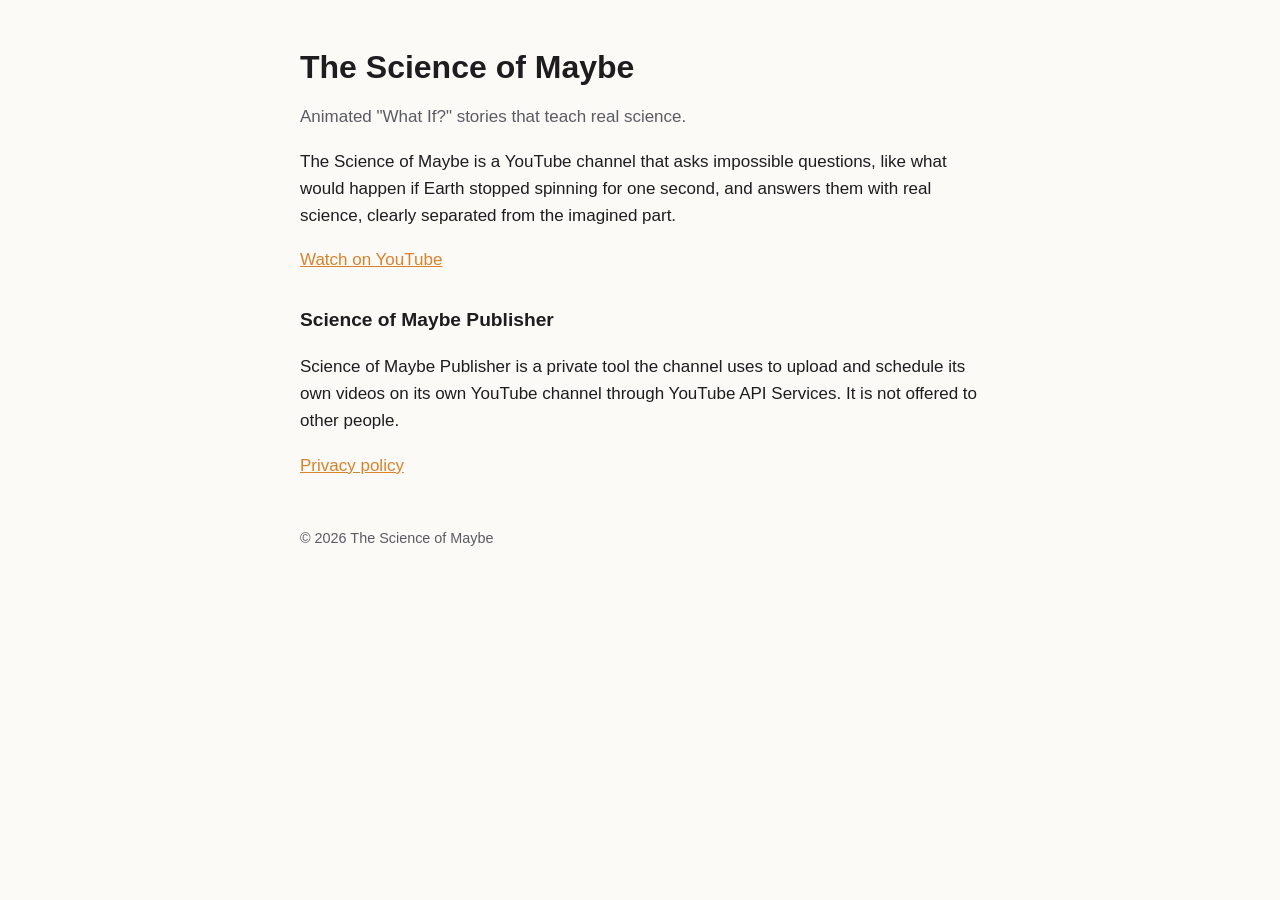
<file: index.html>
<!doctype html>
<html lang="en"><head><meta charset="utf-8"><meta name="viewport" content="width=device-width,initial-scale=1">
<title>The Science of Maybe</title><link rel="stylesheet" href="style.css"></head>
<body><main>
<h1>The Science of Maybe</h1>
<p class="muted">Animated "What If?" stories that teach real science.</p>
<p>The Science of Maybe is a YouTube channel that asks impossible questions, like what would happen if Earth stopped spinning for one second, and answers them with real science, clearly separated from the imagined part.</p>
<p><a href="https://www.youtube.com/@ScienceOfMaybe">Watch on YouTube</a></p>
<h2>Science of Maybe Publisher</h2>
<p>Science of Maybe Publisher is a private tool the channel uses to upload and schedule its own videos on its own YouTube channel through YouTube API Services. It is not offered to other people.</p>
<p><a href="privacy.html">Privacy policy</a></p>
<footer>© 2026 The Science of Maybe</footer>
</main></body></html>
</file>
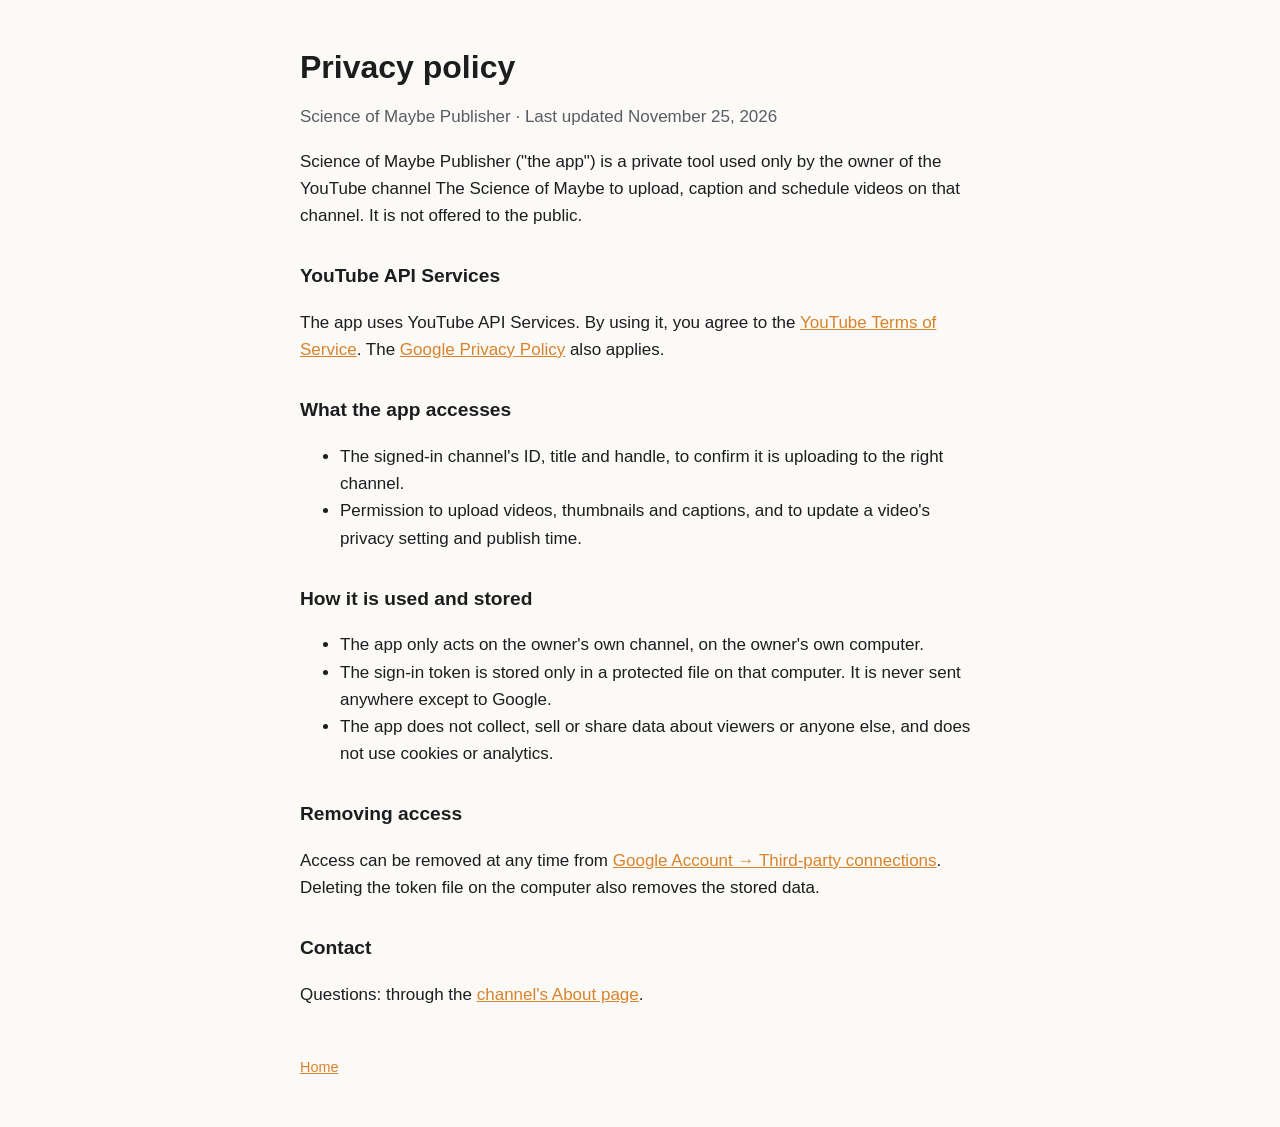
<file: privacy.html>
<!doctype html>
<html lang="en"><head><meta charset="utf-8"><meta name="viewport" content="width=device-width,initial-scale=1">
<title>Privacy Policy</title><link rel="stylesheet" href="style.css"></head>
<body><main>
<h1>Privacy policy</h1>
<p class="muted">Science of Maybe Publisher · Last updated November 25, 2026</p>
<p>Science of Maybe Publisher ("the app") is a private tool used only by the owner of the YouTube channel The Science of Maybe to upload, caption and schedule videos on that channel. It is not offered to the public.</p>
<h2>YouTube API Services</h2>
<p>The app uses YouTube API Services. By using it, you agree to the <a href="https://www.youtube.com/t/terms">YouTube Terms of Service</a>. The <a href="https://policies.google.com/privacy">Google Privacy Policy</a> also applies.</p>
<h2>What the app accesses</h2>
<ul>
<li>The signed-in channel's ID, title and handle, to confirm it is uploading to the right channel.</li>
<li>Permission to upload videos, thumbnails and captions, and to update a video's privacy setting and publish time.</li>
</ul>
<h2>How it is used and stored</h2>
<ul>
<li>The app only acts on the owner's own channel, on the owner's own computer.</li>
<li>The sign-in token is stored only in a protected file on that computer. It is never sent anywhere except to Google.</li>
<li>The app does not collect, sell or share data about viewers or anyone else, and does not use cookies or analytics.</li>
</ul>
<h2>Removing access</h2>
<p>Access can be removed at any time from <a href="https://myaccount.google.com/permissions">Google Account → Third-party connections</a>. Deleting the token file on the computer also removes the stored data.</p>
<h2>Contact</h2>
<p>Questions: through the <a href="https://www.youtube.com/@ScienceOfMaybe/about">channel's About page</a>.</p>
<footer><a href="index.html">Home</a></footer>
</main></body></html>
</file>
<file: style.css>
:root{--bg:#fbfaf7;--fg:#1d1d1f;--muted:#5b5b63;--accent:#d9822b}
@media (prefers-color-scheme:dark){:root{--bg:#141416;--fg:#ececf0;--muted:#a3a3ad}}
body{margin:0;background:var(--bg);color:var(--fg);font:17px/1.6 -apple-system,BlinkMacSystemFont,"Segoe UI",Roboto,sans-serif}
main{max-width:680px;margin:0 auto;padding:48px 16px}
h1{font-size:2rem;line-height:1.2;margin:0 0 8px}h2{font-size:1.2rem;margin-top:32px}
p,li{color:var(--fg)}.muted{color:var(--muted)}a{color:var(--accent)}
footer{margin-top:48px;font-size:.9rem;color:var(--muted)}
</file>
